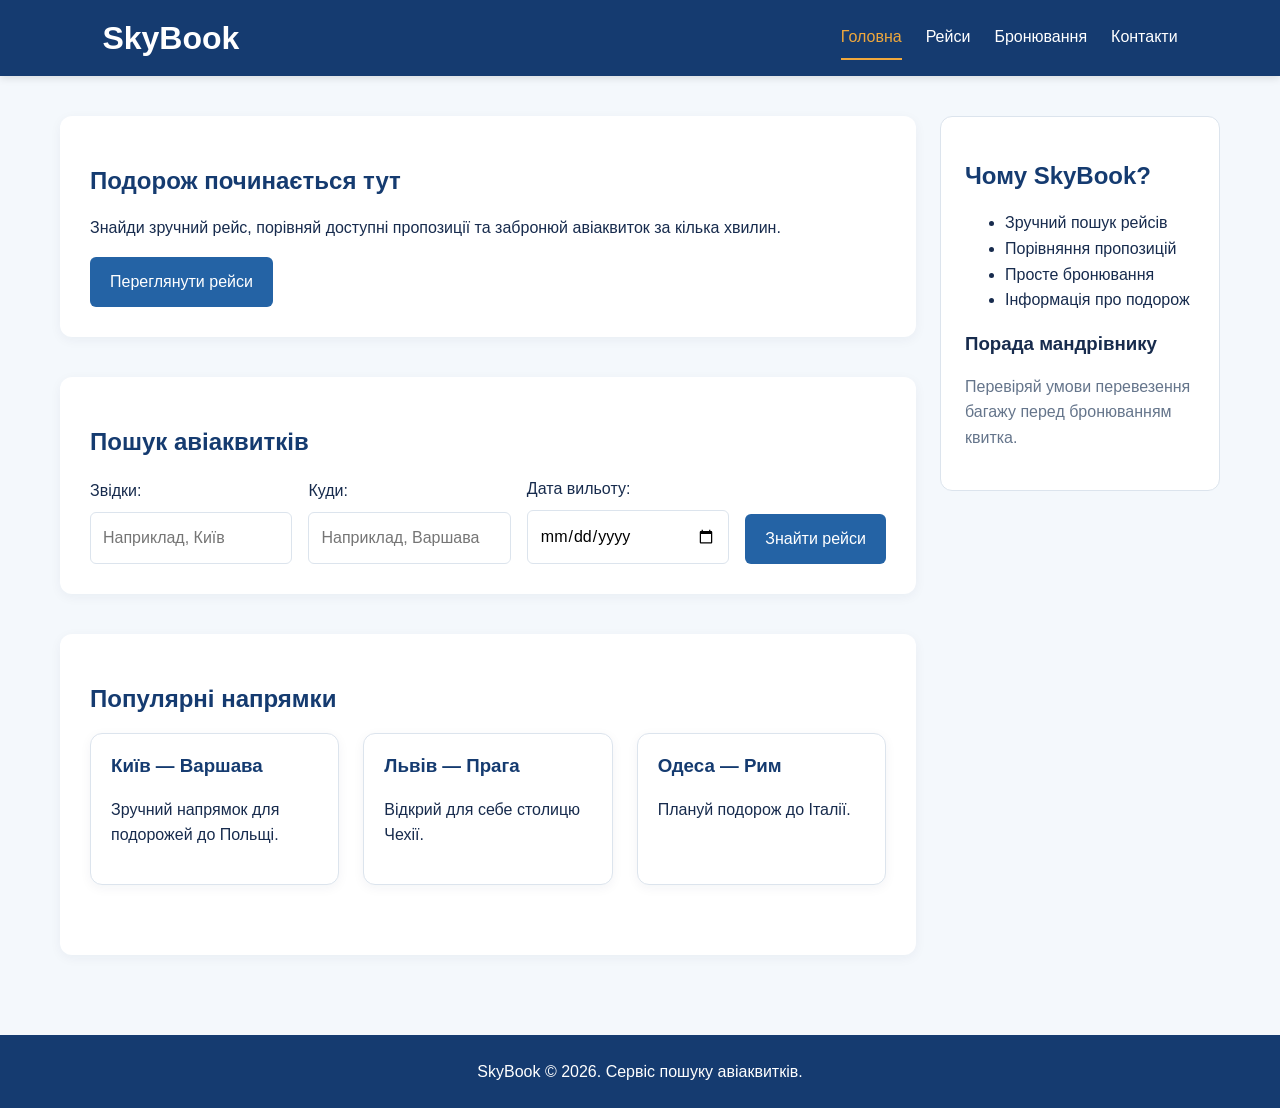
<file: src/pages/index.html>
<!DOCTYPE html>
<html lang="uk">
<head>
    <meta charset="UTF-8">
    <meta name="viewport" content="width=device-width, initial-scale=1.0">
    <meta name="description" content="SkyBook — пошук і бронювання авіаквитків.">
    <title>SkyBook — Головна</title>
    <link rel="stylesheet" href="../css/style.css">
</head>
<body>

    <header>
        <h1>SkyBook</h1>
        <nav aria-label="Головна навігація">
            <a href="index.html" class="active">Головна</a>
            <a href="flights.html">Рейси</a>
            <a href="booking.html">Бронювання</a>
            <a href="contacts.html">Контакти</a>
        </nav>
    </header>

    <main>
        <div class="page-layout">

            <div class="content">
                <section>
                    <h2>Подорож починається тут</h2>
                    <p>Знайди зручний рейс, порівняй доступні пропозиції та забронюй авіаквиток за кілька хвилин.</p>
                    <a class="button" href="flights.html">Переглянути рейси</a>
                </section>

                <section>
                    <h2>Пошук авіаквитків</h2>
                    <form action="flights.html" method="get">
                        <label>
                            Звідки:
                            <input type="text" name="departure" placeholder="Наприклад, Київ" required>
                        </label>

                        <label>
                            Куди:
                            <input type="text" name="destination" placeholder="Наприклад, Варшава" required>
                        </label>

                        <label>
                            Дата вильоту:
                            <input type="date" name="date" required>
                        </label>

                        <button type="submit">Знайти рейси</button>
                    </form>
                </section>

                <section>
                    <h2>Популярні напрямки</h2>
                    <div class="card-grid">
                        <article class="card">
                            <h3>Київ — Варшава</h3>
                            <p>Зручний напрямок для подорожей до Польщі.</p>
                        </article>

                        <article class="card">
                            <h3>Львів — Прага</h3>
                            <p>Відкрий для себе столицю Чехії.</p>
                        </article>

                        <article class="card">
                            <h3>Одеса — Рим</h3>
                            <p>Плануй подорож до Італії.</p>
                        </article>
                    </div>
                </section>
            </div>

            <aside class="sidebar">
                <h2>Чому SkyBook?</h2>
                <ul>
                    <li>Зручний пошук рейсів</li>
                    <li>Порівняння пропозицій</li>
                    <li>Просте бронювання</li>
                    <li>Інформація про подорож</li>
                </ul>

                <h3>Порада мандрівнику</h3>
                <p class="muted">Перевіряй умови перевезення багажу перед бронюванням квитка.</p>
            </aside>

        </div>
    </main>

    <footer>
        <p>SkyBook © 2026. Сервіс пошуку авіаквитків.</p>
    </footer>

</body>
</html>
</file>
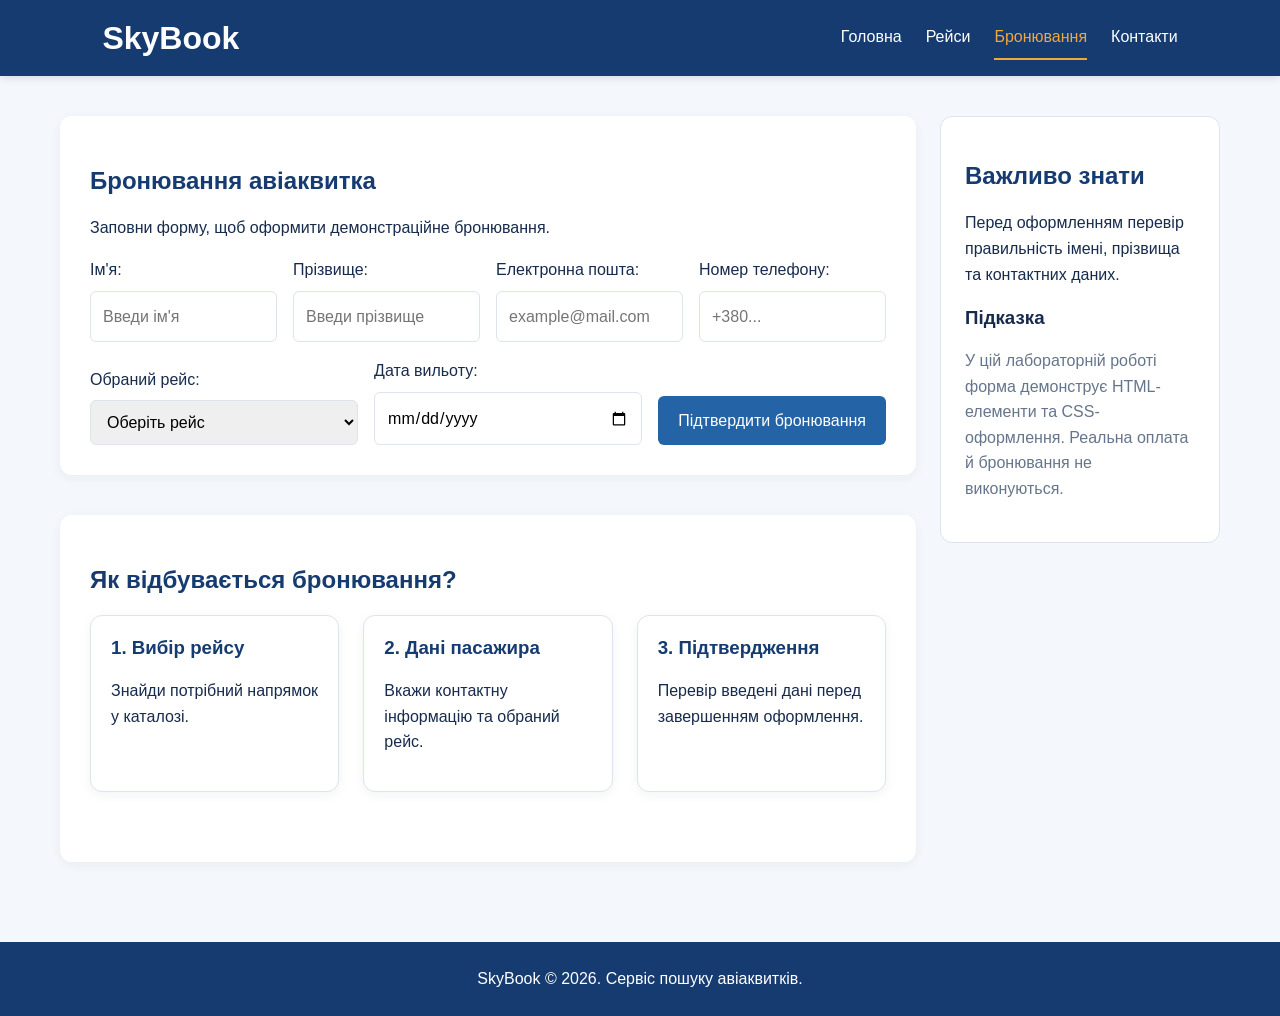
<file: src/pages/booking.html>
<!DOCTYPE html>
<html lang="uk">
<head>
    <meta charset="UTF-8">
    <meta name="viewport" content="width=device-width, initial-scale=1.0">
    <meta name="description" content="Форма бронювання авіаквитків SkyBook.">
    <title>SkyBook — Бронювання</title>
    <link rel="stylesheet" href="../css/style.css">
</head>
<body>

    <header>
        <h1>SkyBook</h1>
        <nav aria-label="Головна навігація">
            <a href="index.html">Головна</a>
            <a href="flights.html">Рейси</a>
            <a href="booking.html" class="active">Бронювання</a>
            <a href="contacts.html">Контакти</a>
        </nav>
    </header>

    <main>
        <div class="page-layout">

            <div class="content">
                <section>
                    <h2>Бронювання авіаквитка</h2>
                    <p>Заповни форму, щоб оформити демонстраційне бронювання.</p>

                    <form action="#" method="get">
                        <label>
                            Ім'я:
                            <input type="text" name="first_name" placeholder="Введи ім'я" required>
                        </label>

                        <label>
                            Прізвище:
                            <input type="text" name="last_name" placeholder="Введи прізвище" required>
                        </label>

                        <label>
                            Електронна пошта:
                            <input type="email" name="email" placeholder="example@mail.com" required>
                        </label>

                        <label>
                            Номер телефону:
                            <input type="tel" name="phone" placeholder="+380..." required>
                        </label>

                        <label>
                            Обраний рейс:
                            <select name="flight" required>
                                <option value="">Оберіть рейс</option>
                                <option value="SB-101">SB-101 — Київ — Варшава</option>
                                <option value="SB-205">SB-205 — Львів — Прага</option>
                                <option value="SB-310">SB-310 — Одеса — Рим</option>
                            </select>
                        </label>

                        <label>
                            Дата вильоту:
                            <input type="date" name="departure_date" required>
                        </label>

                        <button type="submit">Підтвердити бронювання</button>
                    </form>
                </section>

                <section>
                    <h2>Як відбувається бронювання?</h2>

                    <div class="card-grid">
                        <article class="card">
                            <h3>1. Вибір рейсу</h3>
                            <p>Знайди потрібний напрямок у каталозі.</p>
                        </article>

                        <article class="card">
                            <h3>2. Дані пасажира</h3>
                            <p>Вкажи контактну інформацію та обраний рейс.</p>
                        </article>

                        <article class="card">
                            <h3>3. Підтвердження</h3>
                            <p>Перевір введені дані перед завершенням оформлення.</p>
                        </article>
                    </div>
                </section>
            </div>

            <aside class="sidebar">
                <h2>Важливо знати</h2>
                <p>Перед оформленням перевір правильність імені, прізвища та контактних даних.</p>

                <h3>Підказка</h3>
                <p class="muted">У цій лабораторній роботі форма демонструє HTML-елементи та CSS-оформлення. Реальна оплата й бронювання не виконуються.</p>
            </aside>

        </div>
    </main>

    <footer>
        <p>SkyBook © 2026. Сервіс пошуку авіаквитків.</p>
    </footer>

</body>
</html>
</file>
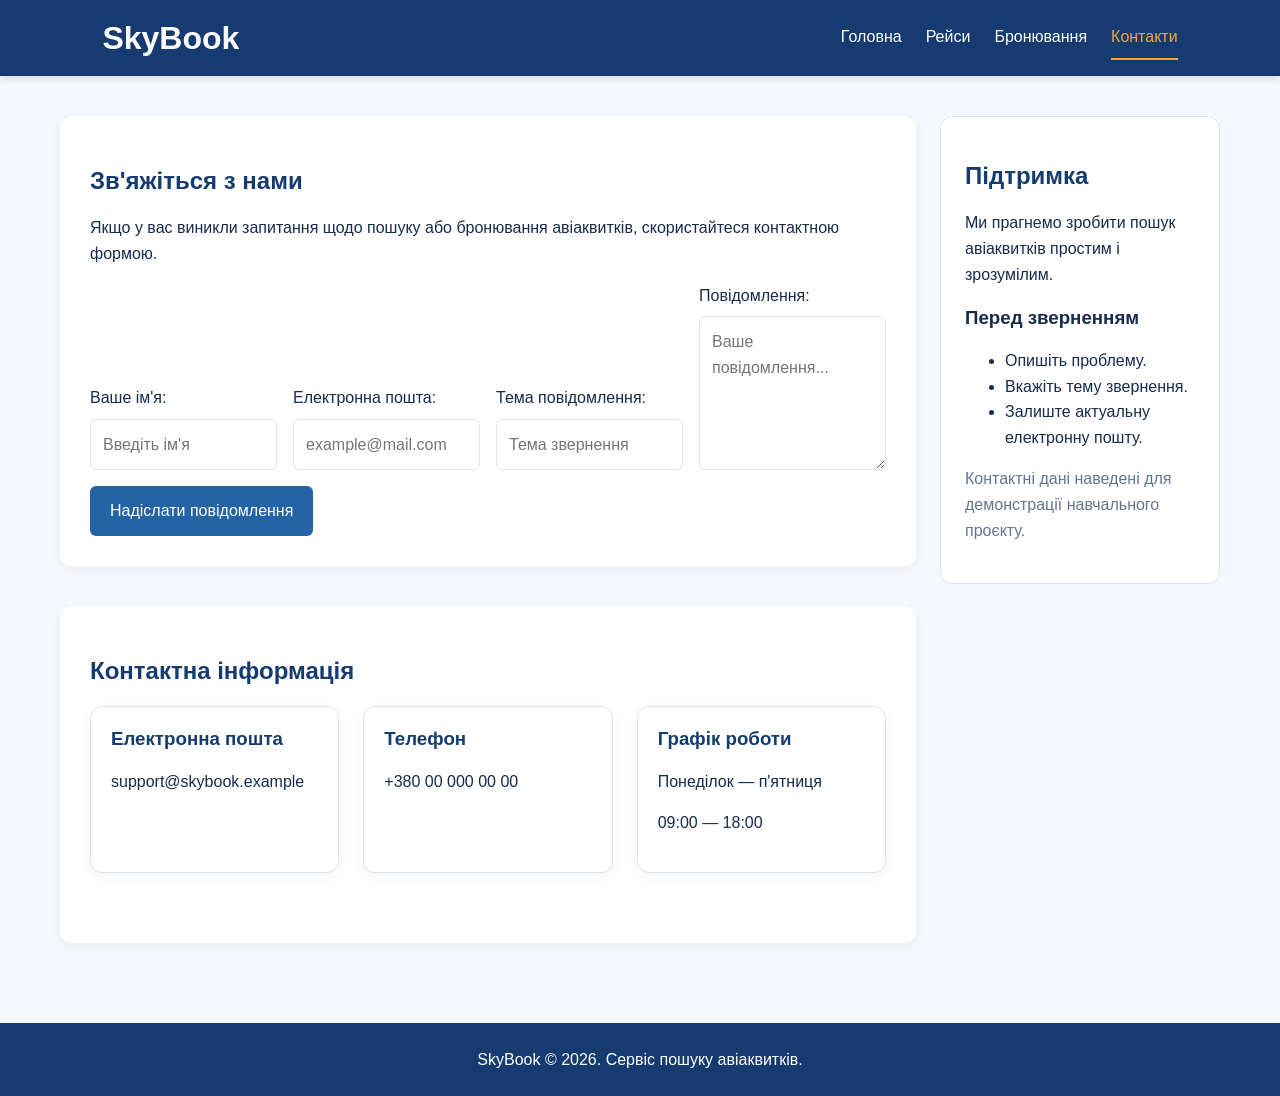
<file: src/pages/contacts.html>
<!DOCTYPE html>
<html lang="uk">
<head>
    <meta charset="UTF-8">
    <meta name="viewport" content="width=device-width, initial-scale=1.0">
    <meta name="description" content="Контактна інформація сервісу SkyBook.">
    <title>SkyBook — Контакти</title>
    <link rel="stylesheet" href="../css/style.css">
</head>
<body>

    <header>
        <h1>SkyBook</h1>
        <nav aria-label="Головна навігація">
            <a href="index.html">Головна</a>
            <a href="flights.html">Рейси</a>
            <a href="booking.html">Бронювання</a>
            <a href="contacts.html" class="active">Контакти</a>
        </nav>
    </header>

    <main>
        <div class="page-layout">

            <div class="content">
                <section>
                    <h2>Зв'яжіться з нами</h2>
                    <p>Якщо у вас виникли запитання щодо пошуку або бронювання авіаквитків, скористайтеся контактною формою.</p>

                    <form action="#" method="get">
                        <label>
                            Ваше ім'я:
                            <input type="text" name="name" placeholder="Введіть ім'я" required>
                        </label>

                        <label>
                            Електронна пошта:
                            <input type="email" name="email" placeholder="example@mail.com" required>
                        </label>

                        <label>
                            Тема повідомлення:
                            <input type="text" name="subject" placeholder="Тема звернення" required>
                        </label>

                        <label>
                            Повідомлення:
                            <textarea name="message" rows="5" placeholder="Ваше повідомлення..." required></textarea>
                        </label>

                        <button type="submit">Надіслати повідомлення</button>
                    </form>
                </section>

                <section>
                    <h2>Контактна інформація</h2>

                    <div class="card-grid">
                        <article class="card">
                            <h3>Електронна пошта</h3>
                            <p>support@skybook.example</p>
                        </article>

                        <article class="card">
                            <h3>Телефон</h3>
                            <p>+380 00 000 00 00</p>
                        </article>

                        <article class="card">
                            <h3>Графік роботи</h3>
                            <p>Понеділок — п'ятниця</p>
                            <p>09:00 — 18:00</p>
                        </article>
                    </div>
                </section>
            </div>

            <aside class="sidebar">
                <h2>Підтримка</h2>
                <p>Ми прагнемо зробити пошук авіаквитків простим і зрозумілим.</p>

                <h3>Перед зверненням</h3>
                <ul>
                    <li>Опишіть проблему.</li>
                    <li>Вкажіть тему звернення.</li>
                    <li>Залиште актуальну електронну пошту.</li>
                </ul>

                <p class="muted">Контактні дані наведені для демонстрації навчального проєкту.</p>
            </aside>

        </div>
    </main>

    <footer>
        <p>SkyBook © 2026. Сервіс пошуку авіаквитків.</p>
    </footer>

</body>
</html>
</file>
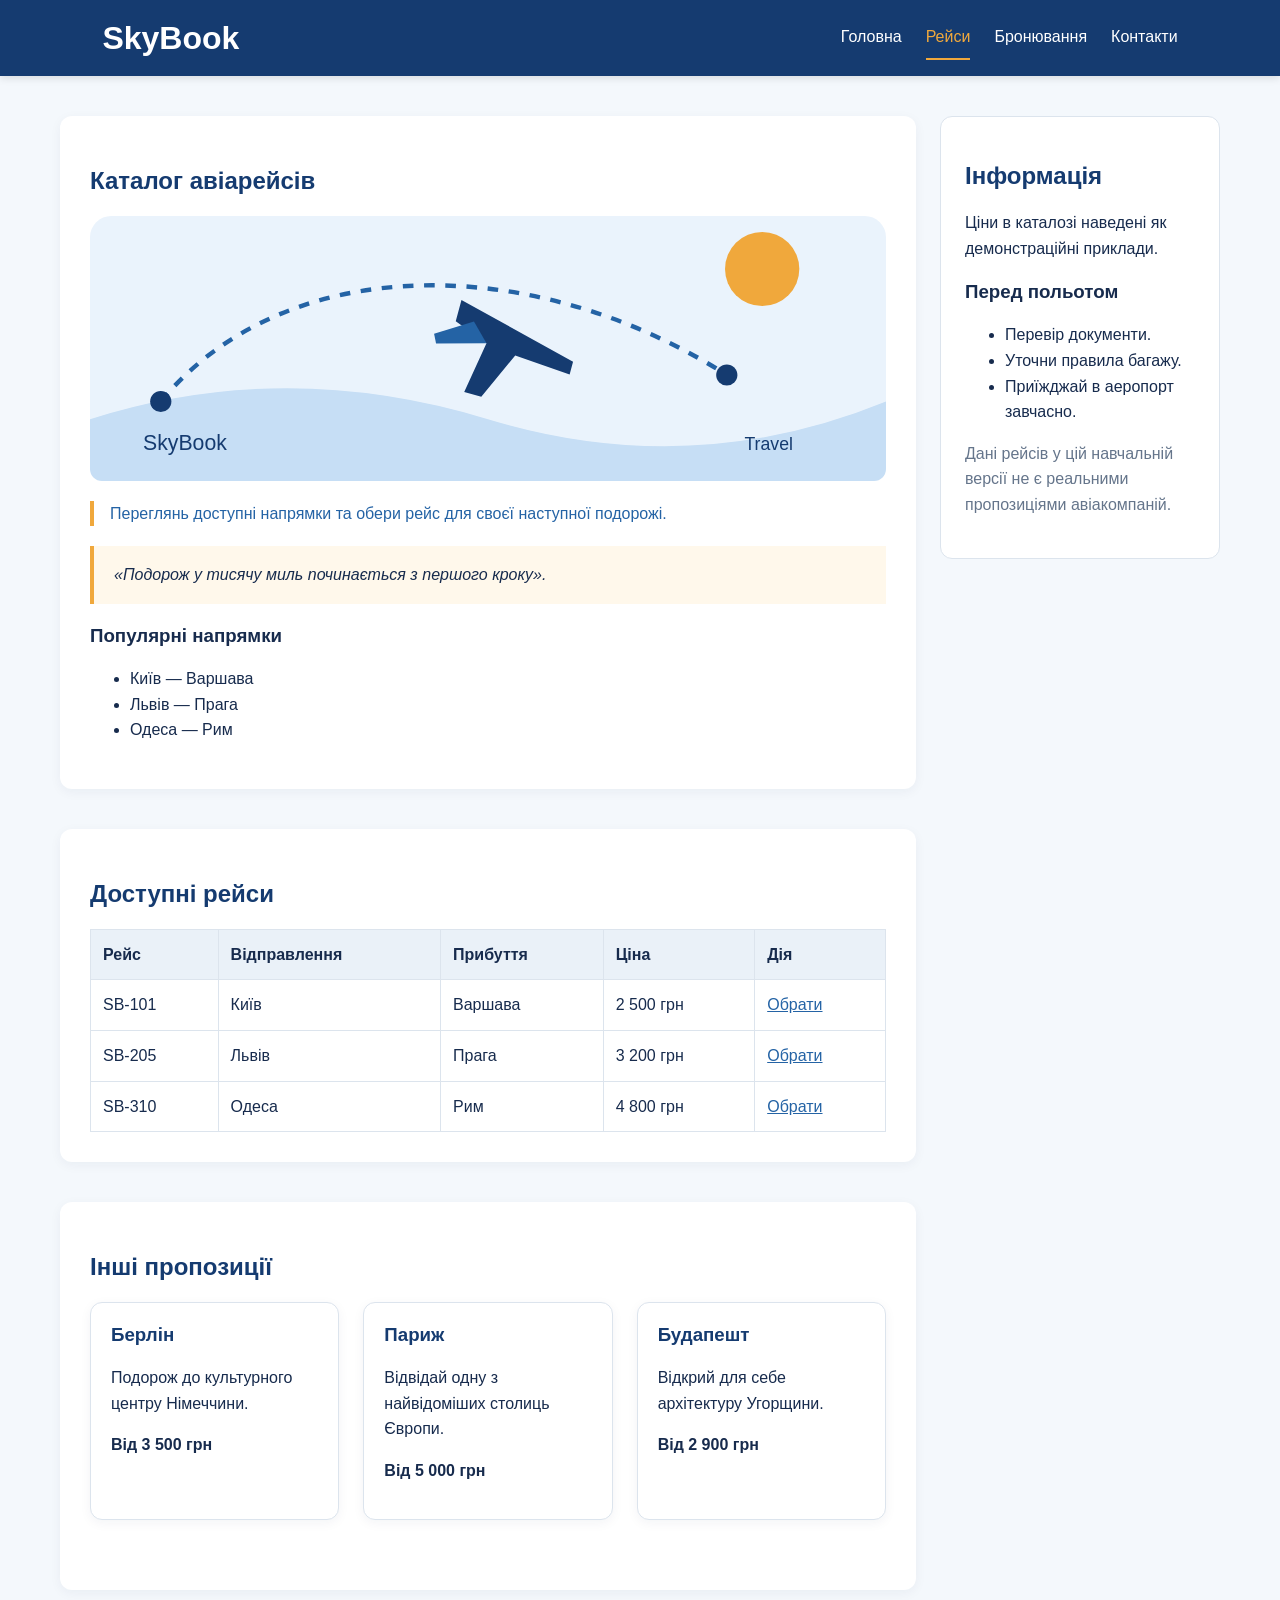
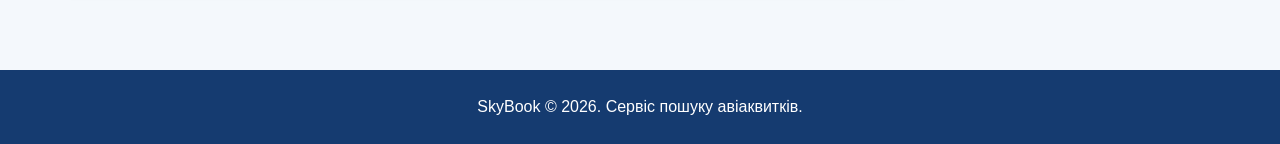
<file: src/pages/flights.html>
<!DOCTYPE html>
<html lang="uk">
<head>
    <meta charset="UTF-8">
    <meta name="viewport" content="width=device-width, initial-scale=1.0">
    <meta name="description" content="Каталог доступних авіарейсів SkyBook.">
    <title>SkyBook — Рейси</title>
    <link rel="stylesheet" href="../css/style.css">
<style>
    .flight-intro {
        border-left: 4px solid #f0a83c;
        padding-left: 16px;
    }
</style>
</head>
<body>

    <header>
        <h1>SkyBook</h1>
        <nav aria-label="Головна навігація">
            <a href="index.html">Головна</a>
            <a href="flights.html" class="active">Рейси</a>
            <a href="booking.html">Бронювання</a>
            <a href="contacts.html">Контакти</a>
        </nav>
    </header>

    <main>
        <div class="page-layout">

            <div class="content">
                <section>
                    <h2>Каталог авіарейсів</h2>
<img
    src="../assets/img/skybook-banner.svg"
    alt="Ілюстрація літака та маршруту подорожі"
    style="width: 100%; border-radius: 12px; margin: 20px 0;"
>
                    <p class="notice flight-intro">Переглянь доступні напрямки та обери рейс для своєї наступної подорожі.</p>

                    <blockquote style="font-style: italic;">
                        «Подорож у тисячу миль починається з першого кроку».
                    </blockquote>

                    <h3>Популярні напрямки</h3>
                    <ul>
                        <li>Київ — Варшава</li>
                        <li>Львів — Прага</li>
                        <li>Одеса — Рим</li>
                    </ul>
                </section>

                <section>
                    <h2>Доступні рейси</h2>
                    <div class="table-wrapper">
                        <table>
                            <thead>
                                <tr>
                                    <th>Рейс</th>
                                    <th>Відправлення</th>
                                    <th>Прибуття</th>
                                    <th>Ціна</th>
                                    <th>Дія</th>
                                </tr>
                            </thead>
                            <tbody>
                                <tr>
                                    <td>SB-101</td>
                                    <td>Київ</td>
                                    <td>Варшава</td>
                                    <td>2 500 грн</td>
                                    <td><a href="booking.html">Обрати</a></td>
                                </tr>
                                <tr>
                                    <td>SB-205</td>
                                    <td>Львів</td>
                                    <td>Прага</td>
                                    <td>3 200 грн</td>
                                    <td><a href="booking.html">Обрати</a></td>
                                </tr>
                                <tr>
                                    <td>SB-310</td>
                                    <td>Одеса</td>
                                    <td>Рим</td>
                                    <td>4 800 грн</td>
                                    <td><a href="booking.html">Обрати</a></td>
                                </tr>
                            </tbody>
                        </table>
                    </div>
                </section>

                <section>
                    <h2>Інші пропозиції</h2>
                    <div class="card-grid">
                        <article class="card">
                            <h3>Берлін</h3>
                            <p>Подорож до культурного центру Німеччини.</p>
                            <p><strong>Від 3 500 грн</strong></p>
                        </article>

                        <article class="card">
                            <h3>Париж</h3>
                            <p>Відвідай одну з найвідоміших столиць Європи.</p>
                            <p><strong>Від 5 000 грн</strong></p>
                        </article>

                        <article class="card">
                            <h3>Будапешт</h3>
                            <p>Відкрий для себе архітектуру Угорщини.</p>
                            <p><strong>Від 2 900 грн</strong></p>
                        </article>
                    </div>
                </section>
            </div>

            <aside class="sidebar">
                <h2>Інформація</h2>
                <p>Ціни в каталозі наведені як демонстраційні приклади.</p>

                <h3>Перед польотом</h3>
                <ul>
                    <li>Перевір документи.</li>
                    <li>Уточни правила багажу.</li>
                    <li>Приїжджай в аеропорт завчасно.</li>
                </ul>

                <p class="muted">Дані рейсів у цій навчальній версії не є реальними пропозиціями авіакомпаній.</p>
            </aside>

        </div>
    </main>

    <footer>
        <p>SkyBook © 2026. Сервіс пошуку авіаквитків.</p>
    </footer>

</body>
</html>
</file>
<file: src/css/style.css>
/* 1. CSS VARIABLES */
:root {
    --color-primary: #153b70;
    --color-secondary: #2463a5;
    --color-accent: #f0a83c;
    --color-text: #172b4d;
    --color-muted: #65758b;
    --color-background: #f4f8fc;
    --color-surface: #ffffff;
    --color-border: #dce4ed;

    --radius-small: 6px;
    --radius-medium: 12px;
    --radius-large: 18px;

    --space-small: 8px;
    --space-medium: 16px;
    --space-large: 24px;
    --space-section: 40px;
}

/* 2. RESET */
* {
    box-sizing: border-box;
}

html {
    scroll-behavior: smooth;
}

body {
    margin: 0;
    font-family: Arial, sans-serif;
    line-height: 1.6;
    color: var(--color-text);
    background: var(--color-background);
}

img {
    display: block;
    max-width: 100%;
    height: auto;
}

a {
    color: var(--color-secondary);
}

/* 3. TYPOGRAPHY */
h1, h2, h3 {
    line-height: 1.25;
}

h1, h2 {
    color: var(--color-primary);
}

p {
    margin-top: 0;
}

.muted {
    color: var(--color-muted);
}

/* 4. HEADER AND NAVIGATION */
header {
    position: sticky;
    top: 0;
    z-index: 100;
    display: flex;
    justify-content: space-between;
    align-items: center;
    gap: var(--space-large);
    padding: 16px 8%;
    background: var(--color-primary);
    color: white;
    box-shadow: 0 2px 8px rgba(0, 0, 0, 0.12);
}

header h1 {
    margin: 0;
    color: white;
}

nav {
    display: flex;
    flex-wrap: wrap;
    gap: var(--space-large);
}

nav a {
    padding: 8px 0;
    color: white;
    text-decoration: none;
    transition: color 0.2s;
}

nav a:hover {
    color: var(--color-accent);
}

nav a.active {
    color: var(--color-accent);
    border-bottom: 2px solid var(--color-accent);
}

/* 5. MAIN LAYOUT */
main {
    max-width: 1200px;
    margin: 40px auto;
    padding: 0 20px;
}

.page-layout {
    display: grid;
    grid-template-columns: minmax(0, 1fr) 280px;
    grid-template-areas: "content sidebar";
    gap: var(--space-large);
    align-items: start;
}

.content {
    grid-area: content;
    min-width: 0;
}

.sidebar {
    grid-area: sidebar;
    padding: var(--space-large);
    background: var(--color-surface);
    border: 1px solid var(--color-border);
    border-radius: var(--radius-medium);
}

section,
article {
    margin-bottom: var(--space-section);
    padding: 30px;
    background: var(--color-surface);
    border-radius: var(--radius-medium);
    box-shadow: 0 3px 12px rgba(23, 43, 77, 0.05);
}

/* 6. FLEXBOX AND FORMS */
form {
    display: flex;
    flex-wrap: wrap;
    align-items: end;
    gap: var(--space-medium);
}

label {
    display: flex;
    flex-direction: column;
    flex: 1 1 180px;
    gap: var(--space-small);
}

input,
select,
textarea {
    width: 100%;
    padding: 12px;
    border: 1px solid var(--color-border);
    border-radius: var(--radius-small);
    font: inherit;
}

input:focus,
select:focus,
textarea:focus {
    outline: 2px solid var(--color-secondary);
    outline-offset: 2px;
}

button,
.button {
    display: inline-block;
    padding: 12px 20px;
    border: none;
    border-radius: var(--radius-small);
    background: var(--color-secondary);
    color: white;
    font: inherit;
    text-decoration: none;
    cursor: pointer;
    transition: background 0.2s;
}

button:hover,
.button:hover {
    background: var(--color-primary);
}

/* 7. CARDS GRID */
.card-grid {
    display: grid;
    grid-template-columns: repeat(auto-fill, minmax(220px, 1fr));
    gap: var(--space-large);
}

.card {
    padding: 20px;
    background: var(--color-surface);
    border: 1px solid var(--color-border);
    border-radius: var(--radius-medium);
}

.card h3 {
    margin-top: 0;
    color: var(--color-primary);
}

/* 8. TABLES AND CONTENT ELEMENTS */
table {
    width: 100%;
    border-collapse: collapse;
    background: var(--color-surface);
}

th,
td {
    padding: 12px;
    border: 1px solid var(--color-border);
    text-align: left;
}

th {
    background: #eaf1f8;
}

blockquote {
    margin: 20px 0;
    padding: 16px 20px;
    border-left: 4px solid var(--color-accent);
    background: #fff8eb;
}

/* Demonstration of CSS specificity */
p {
    color: var(--color-text);
}

.notice {
    color: var(--color-secondary);
}

/* 9. FOOTER */
footer {
    padding: 24px;
    text-align: center;
    background: var(--color-primary);
    color: white;
}

footer p {
    margin: 0;
    color: white;
}

/* 10. RESPONSIVE DESIGN */
@media (max-width: 992px) {
    header {
        padding-right: 4%;
        padding-left: 4%;
    }

    .page-layout {
        grid-template-columns: minmax(0, 1fr) 240px;
    }
}

@media (max-width: 768px) {
    header {
        flex-direction: column;
        gap: var(--space-medium);
    }

    nav {
        justify-content: center;
        gap: var(--space-medium);
    }

    .page-layout {
        grid-template-columns: 1fr;
        grid-template-areas:
            "content"
            "sidebar";
    }

    main {
        margin: 24px auto;
    }
}

@media (max-width: 480px) {
    main {
        padding: 0 12px;
        margin: 16px auto;
    }

    section,
    article {
        padding: 18px;
    }

    form {
        flex-direction: column;
        align-items: stretch;
    }

    label,
    form button {
        width: 100%;
    }

    nav {
        gap: 12px;
    }

    th,
    td {
        padding: 8px;
        font-size: 14px;
    }
}
</file>
